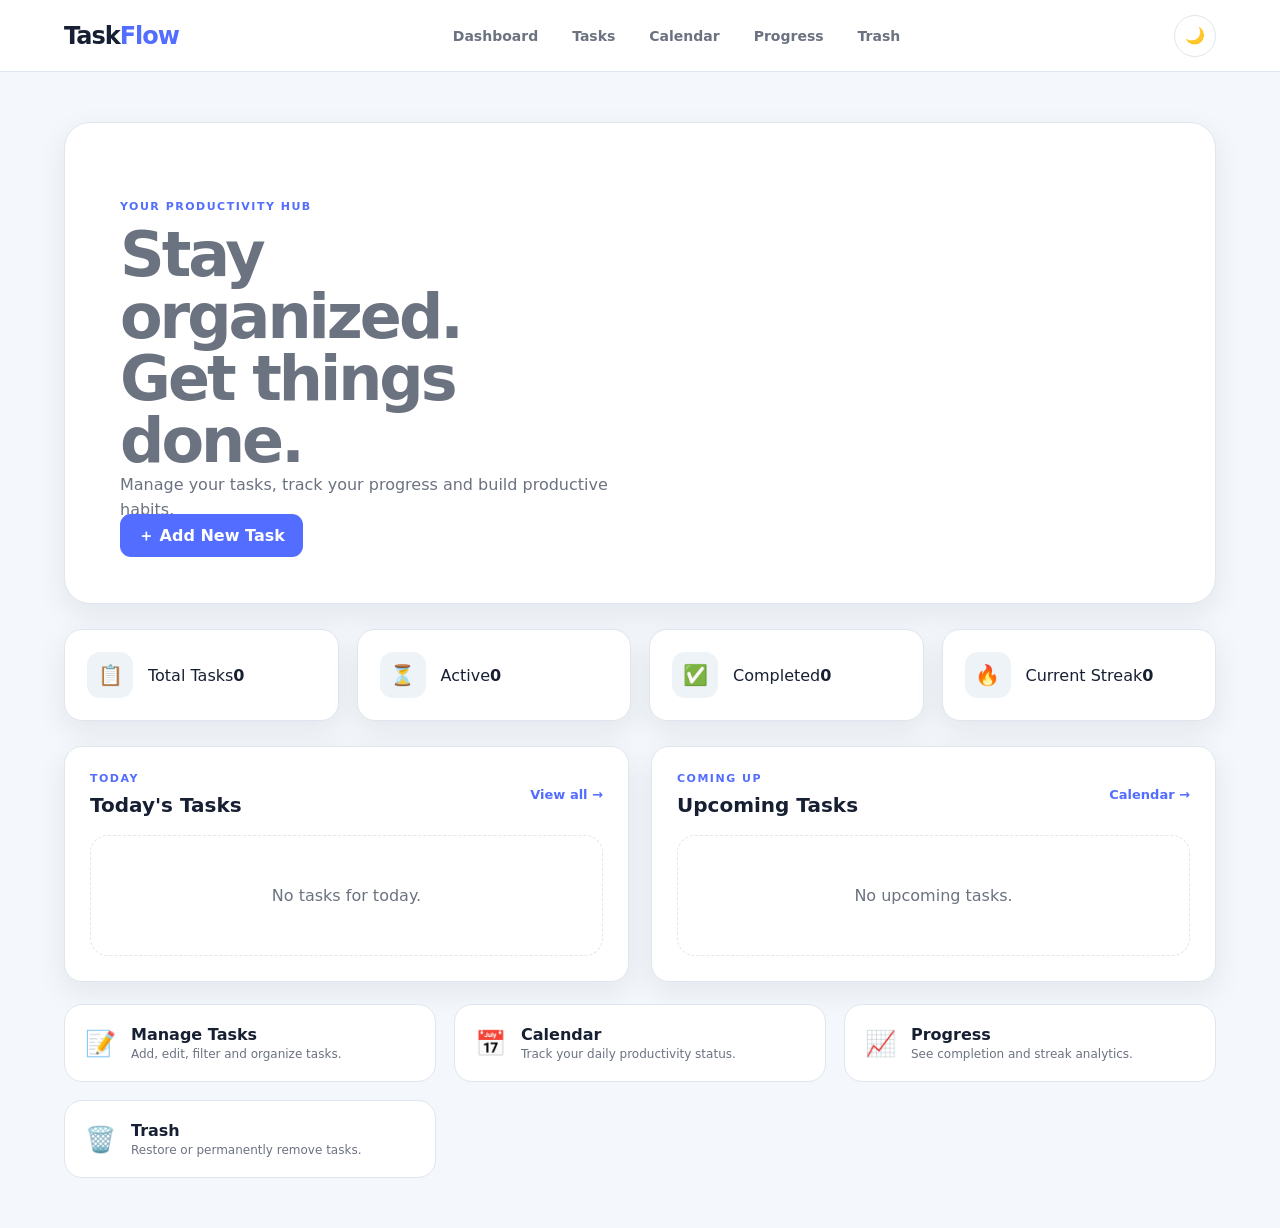
<file: index.html>
<!DOCTYPE html>
<html lang="en">
<head>
    <meta charset="UTF-8">
    <meta name="viewport" content="width=device-width, initial-scale=1.0">
    <title>TaskFlow - Dashboard</title>
    <link rel="stylesheet" href="style.css">
</head>
<body>

<nav class="navbar">
    <div class="logo">Task<span>Flow</span></div>
    <div class="nav-links">
        <a href="index.html">Dashboard</a>
        <a href="tasks.html">Tasks</a>
        <a href="calendar.html">Calendar</a>
        <a href="progress.html">Progress</a>
        <a href="trash.html">Trash</a>
    </div>
    <button id="themeToggle" class="theme-btn">🌙</button>
</nav>

<main class="container">
    <section class="hero">
        <div class="hero-text">
            <p class="eyebrow">YOUR PRODUCTIVITY HUB</p>
            <h1>Stay organized.<br>Get things done.</h1>
            <p>Manage your tasks, track your progress and build productive habits.</p>
            <a href="tasks.html" class="primary-btn">＋ Add New Task</a>
        </div>
    </section>

    <section class="stats-grid">
        <div class="stat-card"><div class="stat-icon">📋</div><div><span>Total Tasks</span><strong id="totalTasks">0</strong></div></div>
        <div class="stat-card"><div class="stat-icon">⏳</div><div><span>Active</span><strong id="activeTasks">0</strong></div></div>
        <div class="stat-card"><div class="stat-icon">✅</div><div><span>Completed</span><strong id="completedTasks">0</strong></div></div>
        <div class="stat-card"><div class="stat-icon">🔥</div><div><span>Current Streak</span><strong id="currentStreak">0</strong></div></div>
    </section>

    <section class="dashboard-grid">
        <div class="dashboard-card">
            <div class="section-header"><div><p class="eyebrow">TODAY</p><h2>Today's Tasks</h2></div><a href="tasks.html">View all →</a></div>
            <div id="todayTasks"></div>
        </div>
        <div class="dashboard-card">
            <div class="section-header"><div><p class="eyebrow">COMING UP</p><h2>Upcoming Tasks</h2></div><a href="calendar.html">Calendar →</a></div>
            <div id="upcomingTasks"></div>
        </div>
    </section>

    <section class="quick-grid">
        <a class="quick-card" href="tasks.html"><span>📝</span><div><h3>Manage Tasks</h3><p>Add, edit, filter and organize tasks.</p></div></a>
        <a class="quick-card" href="calendar.html"><span>📅</span><div><h3>Calendar</h3><p>Track your daily productivity status.</p></div></a>
        <a class="quick-card" href="progress.html"><span>📈</span><div><h3>Progress</h3><p>See completion and streak analytics.</p></div></a>
        <a class="quick-card" href="trash.html"><span>🗑️</span><div><h3>Trash</h3><p>Restore or permanently remove tasks.</p></div></a>
    </section>
</main>
<div id="toastContainer" class="toast-container"></div>
<script src="script.js"></script>
</body>
</html>
</file>
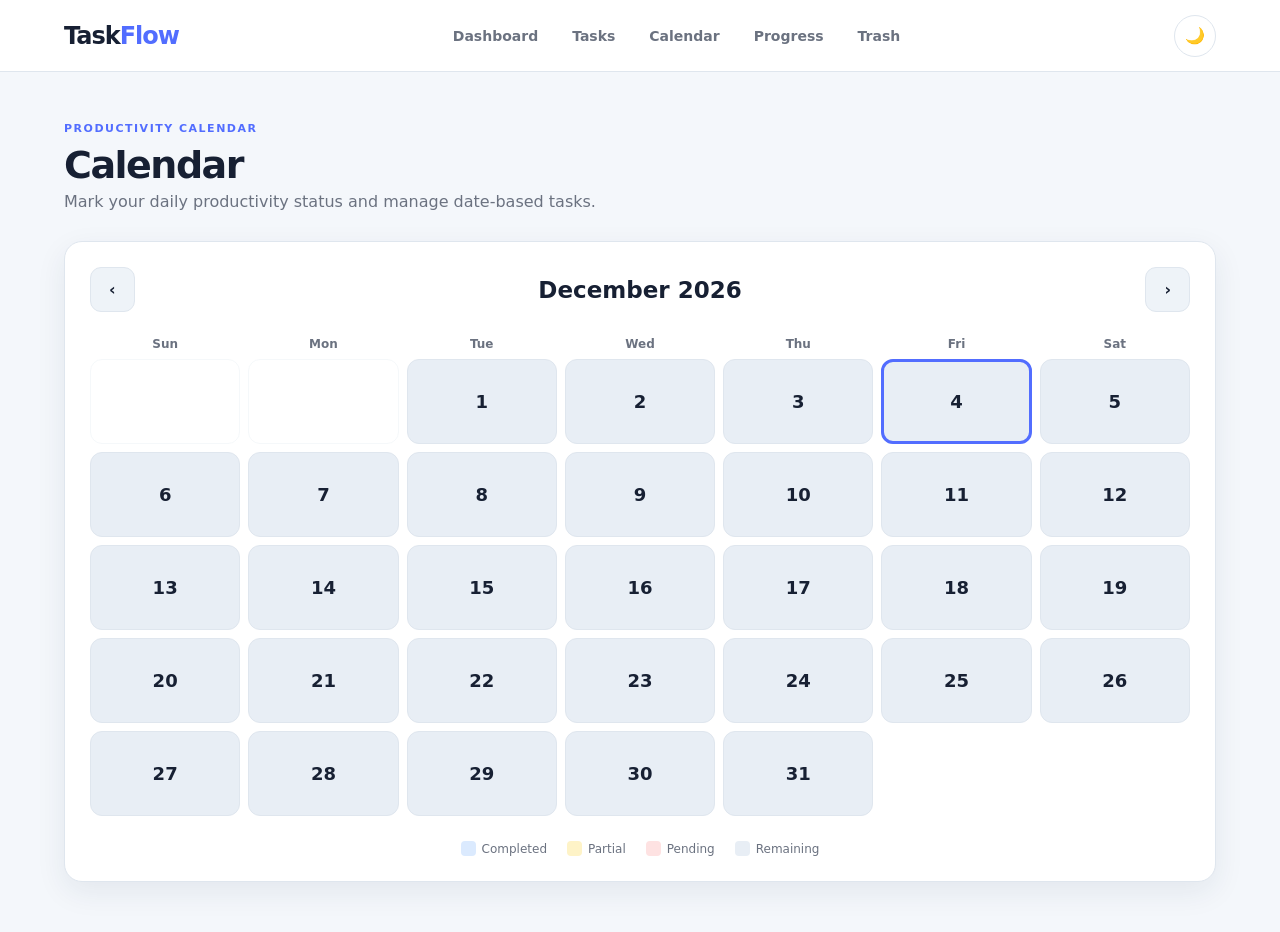
<file: calendar.html>
<!DOCTYPE html>
<html lang="en">
<head>
    <meta charset="UTF-8">
    <meta name="viewport" content="width=device-width, initial-scale=1.0">
    <title>TaskFlow - Calendar</title>
    <link rel="stylesheet" href="style.css">
</head>
<body>

<nav class="navbar">
    <div class="logo">Task<span>Flow</span></div>
    <div class="nav-links">
        <a href="index.html">Dashboard</a>
        <a href="tasks.html">Tasks</a>
        <a href="calendar.html">Calendar</a>
        <a href="progress.html">Progress</a>
        <a href="trash.html">Trash</a>
    </div>
    <button id="themeToggle" class="theme-btn">🌙</button>
</nav>

<main class="container">
    <div class="page-header">
        <div><p class="eyebrow">PRODUCTIVITY CALENDAR</p><h1>Calendar</h1><p>Mark your daily productivity status and manage date-based tasks.</p></div>
    </div>
    <section class="calendar-card">
        <div class="calendar-header">
            <button id="prevMonth" class="secondary-btn">‹</button>
            <h2 id="monthYear"></h2>
            <button id="nextMonth" class="secondary-btn">›</button>
        </div>
        <div class="calendar-weekdays"><span>Sun</span><span>Mon</span><span>Tue</span><span>Wed</span><span>Thu</span><span>Fri</span><span>Sat</span></div>
        <div id="calendarGrid" class="calendar-grid"></div>
        <div class="calendar-legend">
            <div><span class="legend-box completed"></span> Completed</div>
            <div><span class="legend-box partial"></span> Partial</div>
            <div><span class="legend-box pending"></span> Pending</div>
            <div><span class="legend-box no-status"></span> Remaining</div>
        </div>
    </section>
</main>

<div id="calendarModal" class="modal hidden">
    <div class="modal-box">
        <button class="close-modal" id="closeCalendarModal">×</button>
        <p class="eyebrow">SELECTED DATE</p>
        <h2 id="selectedDateTitle">Date</h2>
        <div id="selectedDateTasks"></div>
        <div class="status-buttons">
            <button class="status-btn completed-btn" data-status="completed">✓ Completed</button>
            <button class="status-btn partial-btn" data-status="partial">◐ Partial</button>
            <button class="status-btn pending-btn" data-status="pending">✕ Pending</button>
        </div>
        <div class="confirmation-buttons">
            <button id="clearCalendarStatus" class="secondary-btn">Clear Status</button>
            <button id="calendarAddTask" class="primary-btn">＋ Add Task</button>
            <button id="setReminderBtn" class="secondary-btn">🔔 Reminder</button>
        </div>
    </div>
</div>
<div id="toastContainer" class="toast-container"></div>
<script src="script.js"></script>
</body>
</html>
</file>
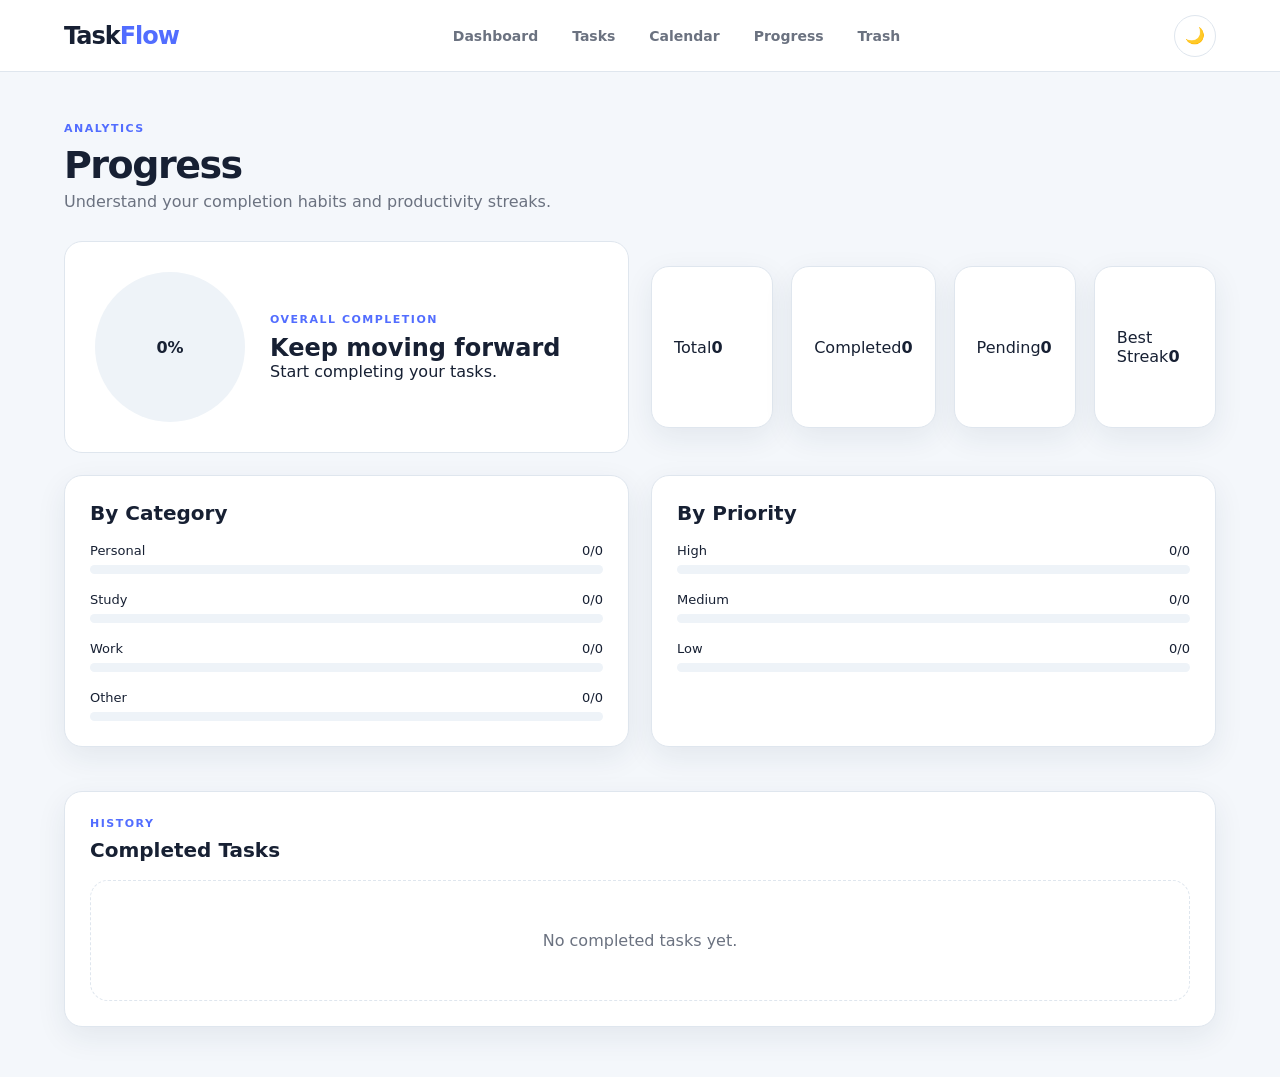
<file: progress.html>
<!DOCTYPE html>
<html lang="en">
<head>
    <meta charset="UTF-8">
    <meta name="viewport" content="width=device-width, initial-scale=1.0">
    <title>TaskFlow - Progress</title>
    <link rel="stylesheet" href="style.css">
</head>
<body>

<nav class="navbar">
    <div class="logo">Task<span>Flow</span></div>
    <div class="nav-links">
        <a href="index.html">Dashboard</a>
        <a href="tasks.html">Tasks</a>
        <a href="calendar.html">Calendar</a>
        <a href="progress.html">Progress</a>
        <a href="trash.html">Trash</a>
    </div>
    <button id="themeToggle" class="theme-btn">🌙</button>
</nav>

<main class="container">
    <div class="page-header"><div><p class="eyebrow">ANALYTICS</p><h1>Progress</h1><p>Understand your completion habits and productivity streaks.</p></div></div>
    <section class="progress-overview">
        <div class="progress-main-card">
            <div class="progress-circle"><strong id="completionPercentage">0%</strong></div>
            <div><p class="eyebrow">OVERALL COMPLETION</p><h2>Keep moving forward</h2><p id="progressMessage">Start completing your tasks.</p></div>
        </div>
        <div class="stats-grid">
            <div class="stat-card"><div><span>Total</span><strong id="progressTotal">0</strong></div></div>
            <div class="stat-card"><div><span>Completed</span><strong id="progressCompleted">0</strong></div></div>
            <div class="stat-card"><div><span>Pending</span><strong id="progressPending">0</strong></div></div>
            <div class="stat-card"><div><span>Best Streak</span><strong id="bestStreak">0</strong></div></div>
        </div>
    </section>
    <section class="analytics-grid">
        <div class="analytics-card"><div class="section-header"><h2>By Category</h2></div><div id="categoryProgress"></div></div>
        <div class="analytics-card"><div class="section-header"><h2>By Priority</h2></div><div id="priorityProgress"></div></div>
    </section>
    <section class="dashboard-card">
        <div class="section-header"><div><p class="eyebrow">HISTORY</p><h2>Completed Tasks</h2></div></div>
        <div id="completedHistory"></div>
    </section>
</main>
<div id="toastContainer" class="toast-container"></div>
<script src="script.js"></script>
</body>
</html>
</file>
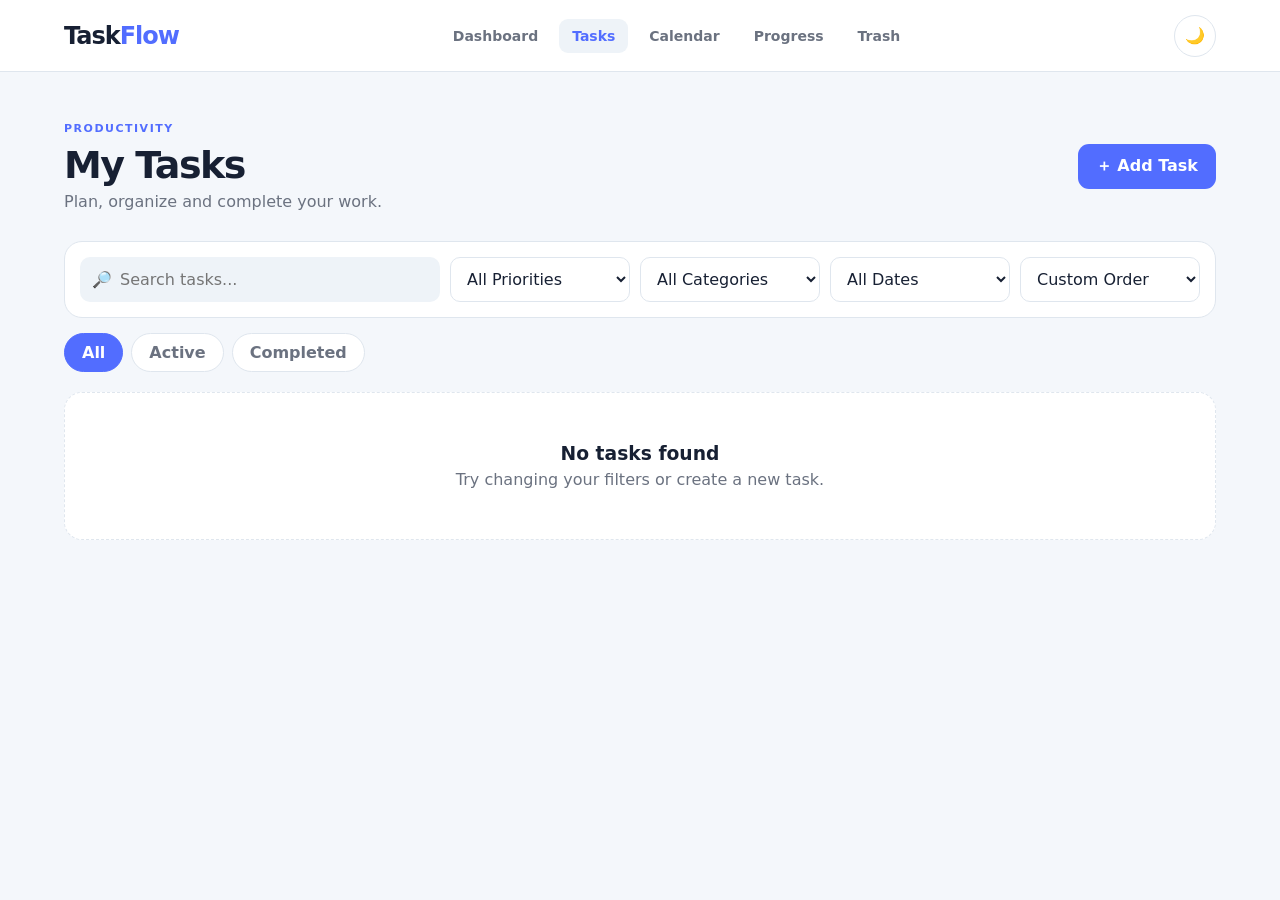
<file: tasks.html>
<!DOCTYPE html>
<html lang="en">
<head>
    <meta charset="UTF-8">
    <meta name="viewport" content="width=device-width, initial-scale=1.0">
    <title>TaskFlow - Tasks</title>
    <link rel="stylesheet" href="style.css">
</head>
<body>
<nav class="navbar">
    <div class="logo">Task<span>Flow</span></div>
    <div class="nav-links">
        <a href="index.html">Dashboard</a>
        <a class="active" href="tasks.html">Tasks</a>
        <a href="calendar.html">Calendar</a>
        <a href="progress.html">Progress</a>
        <a href="trash.html">Trash</a>
    </div>
    <button id="themeToggle" class="theme-btn">🌙</button>
</nav>
<main class="container">
    <div class="page-header">
        <div><p class="eyebrow">PRODUCTIVITY</p><h1>My Tasks</h1><p>Plan, organize and complete your work.</p></div>
        <button id="openTaskForm" class="primary-btn">＋ Add Task</button>
    </div>

    <section class="toolbar">
        <div class="search-box">🔎 <input id="searchInput" type="text" placeholder="Search tasks..."></div>
        <select id="priorityFilter"><option value="all">All Priorities</option><option value="high">High</option><option value="medium">Medium</option><option value="low">Low</option></select>
        <select id="categoryFilter"><option value="all">All Categories</option></select>
        <select id="dateFilter"><option value="all">All Dates</option><option value="today">Today</option><option value="upcoming">Upcoming</option><option value="overdue">Overdue</option></select>
        <select id="sortFilter"><option value="custom">Custom Order</option><option value="newest">Newest</option><option value="oldest">Oldest</option><option value="due">Due Date</option><option value="priority">Priority</option></select>
    </section>

    <div class="filter-tabs">
        <button class="filter-tab active" data-status="all">All</button>
        <button class="filter-tab" data-status="active">Active</button>
        <button class="filter-tab" data-status="completed">Completed</button>
    </div>

    <section id="taskList" class="task-list"></section>
</main>

<div id="taskModal" class="modal hidden">
    <div class="modal-box large-modal">
        <button class="close-modal" id="closeTaskModal">×</button>
        <p class="eyebrow">TASK</p>
        <h2 id="formTitle">Create New Task</h2>
        <form id="taskForm">
            <input type="hidden" id="editingTaskId">
            <label>Task Name *</label>
            <input id="taskTitle" type="text" required placeholder="Enter task name">
            <label>Description</label>
            <textarea id="taskDescription" placeholder="Describe your task..."></textarea>
            <div class="form-grid">
                <div><label>Due Date</label><input id="taskDueDate" type="date"></div>
                <div><label>Reminder</label><input id="taskReminder" type="datetime-local"></div>
            </div>
            <div class="form-grid">
                <div><label>Priority</label><select id="taskPriority"><option value="low">Low</option><option value="medium" selected>Medium</option><option value="high">High</option></select></div>
                <div><label>Category</label><select id="taskCategory"></select></div>
            </div>
            <label>Notes</label>
            <textarea id="taskNotes" placeholder="Additional notes..."></textarea>
            <div class="subtask-section">
                <div class="subtask-header"><label>Subtasks</label><span id="subtaskProgress">0%</span></div>
                <div class="progress-bar"><div id="subtaskProgressBar"></div></div>
                <div id="subtaskList"></div>
                <div class="add-subtask"><input id="newSubtask" type="text" placeholder="Add a subtask..."><button type="button" id="addSubtaskBtn">＋</button></div>
            </div>
            <button class="primary-btn full-width" type="submit">Save Task</button>
        </form>
    </div>
</div>
<div id="toastContainer" class="toast-container"></div>
<script src="script.js"></script>
</body>
</html>
</file>
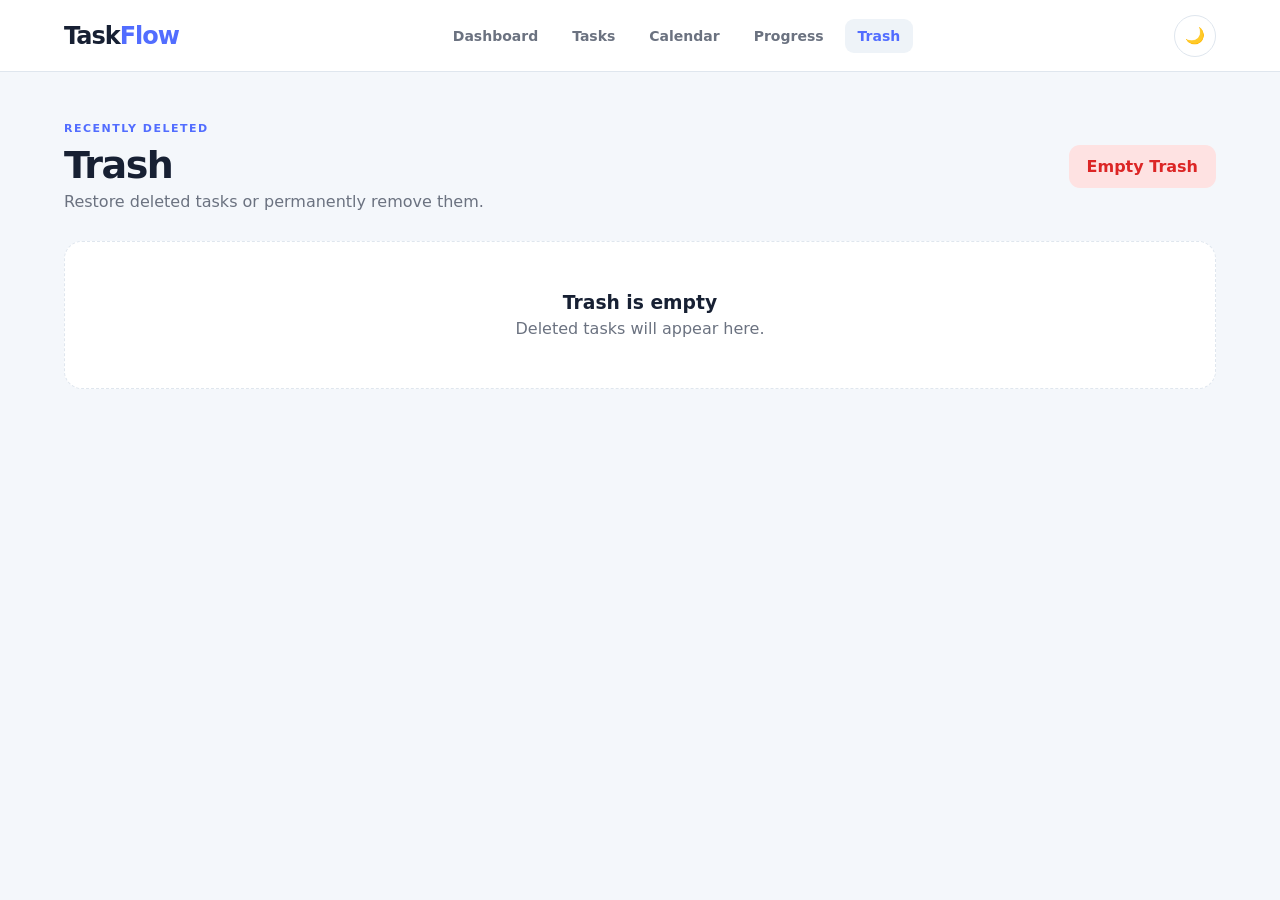
<file: trash.html>
<!DOCTYPE html>
<html lang="en">
<head>
    <meta charset="UTF-8">
    <meta name="viewport" content="width=device-width, initial-scale=1.0">
    <title>TaskFlow - Trash</title>
    <link rel="stylesheet" href="style.css">
</head>
<body>
<nav class="navbar">
    <div class="logo">Task<span>Flow</span></div>
    <div class="nav-links">
        <a href="index.html">Dashboard</a>
        <a href="tasks.html">Tasks</a>
        <a href="calendar.html">Calendar</a>
        <a href="progress.html">Progress</a>
        <a class="active" href="trash.html">Trash</a>
    </div>
    <button id="themeToggle" class="theme-btn">🌙</button>
</nav>
<main class="container">
    <div class="page-header">
        <div><p class="eyebrow">RECENTLY DELETED</p><h1>Trash</h1><p>Restore deleted tasks or permanently remove them.</p></div>
        <button id="emptyTrashBtn" class="danger-btn">Empty Trash</button>
    </div>
    <section id="trashList" class="task-list"></section>
</main>

<div id="confirmModal" class="modal hidden">
    <div class="modal-box confirmation">
        <div class="warning-icon">⚠️</div>
        <h2 id="confirmTitle">Are you sure?</h2>
        <p id="confirmMessage">This action cannot be undone.</p>
        <div class="confirmation-buttons">
            <button id="cancelConfirm" class="secondary-btn">Cancel</button>
            <button id="confirmAction" class="danger-btn">Confirm</button>
        </div>
    </div>
</div>
<div id="toastContainer" class="toast-container"></div>
<script src="script.js"></script>
</body>
</html>
</file>
<file: style.css>
:root {
    --bg: #f4f7fb;
    --surface: #ffffff;
    --surface-2: #eef3f8;
    --text: #172033;
    --muted: #6b7280;
    --border: #dfe6ee;

    --primary: #526dff;
    --primary-dark: #4058db;

    --completed: #dbeafe;
    --completed-text: #2563eb;

    --pending: #fee2e2;
    --pending-text: #dc2626;

    --partial: #fef3c7;
    --partial-text: #b45309;

    --neutral: #e8eef5;

    --shadow: 0 10px 30px rgba(30, 50, 80, 0.08);
    --radius: 18px;
}

[data-theme="dark"] {
    --bg: #111827;
    --surface: #1b2535;
    --surface-2: #243044;
    --text: #f3f4f6;
    --muted: #aab3c2;
    --border: #334155;

    --completed: #1e3a5f;
    --completed-text: #93c5fd;

    --pending: #4a2025;
    --pending-text: #fca5a5;

    --partial: #4a3919;
    --partial-text: #fcd34d;

    --neutral: #273548;
}

* {
    box-sizing: border-box;
    margin: 0;
    padding: 0;
}

body {
    font-family: Inter, system-ui, -apple-system, BlinkMacSystemFont, "Segoe UI", sans-serif;
    background: var(--bg);
    color: var(--text);
    min-height: 100vh;
}

a {
    text-decoration: none;
    color: inherit;
}

button,
input,
textarea,
select {
    font: inherit;
}

button {
    cursor: pointer;
}

.navbar {
    height: 72px;
    padding: 0 5%;
    background: var(--surface);
    border-bottom: 1px solid var(--border);

    display: flex;
    align-items: center;
    justify-content: space-between;

    position: sticky;
    top: 0;
    z-index: 100;
}

.logo {
    font-size: 24px;
    font-weight: 800;
    letter-spacing: -1px;
}

.logo span {
    color: var(--primary);
}

.nav-links {
    display: flex;
    gap: 8px;
}

.nav-links a {
    padding: 9px 13px;
    border-radius: 9px;
    color: var(--muted);
    font-size: 14px;
    font-weight: 600;
}

.nav-links a:hover,
.nav-links a.active {
    background: var(--surface-2);
    color: var(--primary);
}

.theme-btn {
    width: 42px;
    height: 42px;
    border: 1px solid var(--border);
    background: var(--surface);
    border-radius: 50%;
}

.container {
    width: min(1180px, 90%);
    margin: auto;
    padding: 50px 0;
}

.hero {
    background: var(--surface);
    border: 1px solid var(--border);
    border-radius: 26px;
    padding: 55px;
    box-shadow: var(--shadow);

    display: flex;
    justify-content: space-between;
    align-items: center;
    gap: 30px;
}

.eyebrow {
    font-size: 11px;
    letter-spacing: 1.5px;
    font-weight: 800;
    color: var(--primary);
    margin-bottom: 8px;
}

.hero h1 {
    font-size: clamp(38px, 6vw, 62px);
    line-height: 1;
    letter-spacing: -3px;
}

.hero h1 span {
    color: var(--primary);
}

.hero-text {
    margin-top: 20px;
    color: var(--muted);
    max-width: 500px;
    line-height: 1.6;
}

.primary-btn,
.secondary-btn,
.danger-btn {
    border: 0;
    border-radius: 11px;
    padding: 12px 18px;
    font-weight: 700;
    transition: 0.2s;
}

.primary-btn {
    background: var(--primary);
    color: white;
}

.primary-btn:hover {
    background: var(--primary-dark);
    transform: translateY(-1px);
}

.secondary-btn {
    background: var(--surface-2);
    color: var(--text);
    border: 1px solid var(--border);
}

.danger-btn {
    background: var(--pending);
    color: var(--pending-text);
}

.full-width {
    width: 100%;
    margin-top: 15px;
}

.stats-grid {
    display: grid;
    grid-template-columns: repeat(4, 1fr);
    gap: 18px;
    margin: 25px 0;
}

.stats-grid.small {
    margin: 0;
}

.stat-card {
    background: var(--surface);
    border: 1px solid var(--border);
    border-radius: var(--radius);
    padding: 22px;
    box-shadow: var(--shadow);

    display: flex;
    align-items: center;
    gap: 15px;
}

.stat-icon {
    width: 46px;
    height: 46px;
    border-radius: 13px;
    background: var(--surface-2);

    display: grid;
    place-items: center;
    font-size: 20px;
}

.stat-card p {
    color: var(--muted);
    font-size: 13px;
}

.stat-card h2 {
    margin-top: 4px;
    font-size: 27px;
}

.dashboard-grid,
.analytics-grid {
    display: grid;
    grid-template-columns: 1fr 1fr;
    gap: 22px;
    margin-bottom: 22px;
}

.dashboard-card,
.analytics-card,
.calendar-card {
    background: var(--surface);
    border: 1px solid var(--border);
    border-radius: var(--radius);
    padding: 25px;
    box-shadow: var(--shadow);
}

.section-header {
    display: flex;
    justify-content: space-between;
    align-items: center;
    margin-bottom: 18px;
}

.section-header h2 {
    font-size: 20px;
}

.section-header a {
    color: var(--primary);
    font-size: 13px;
    font-weight: 700;
}

.mini-task {
    padding: 14px;
    border: 1px solid var(--border);
    border-radius: 12px;
    margin-bottom: 10px;
}

.mini-task:last-child {
    margin-bottom: 0;
}

.mini-task-title {
    font-weight: 700;
}

.mini-task-meta {
    margin-top: 5px;
    font-size: 12px;
    color: var(--muted);
}

.quick-grid {
    display: grid;
    grid-template-columns: repeat(3, 1fr);
    gap: 18px;
}

.quick-card {
    padding: 20px;
    background: var(--surface);
    border: 1px solid var(--border);
    border-radius: var(--radius);

    display: flex;
    align-items: center;
    gap: 15px;

    transition: 0.2s;
}

.quick-card:hover {
    transform: translateY(-3px);
    box-shadow: var(--shadow);
}

.quick-card > span {
    font-size: 25px;
}

.quick-card h3 {
    font-size: 16px;
}

.quick-card p {
    color: var(--muted);
    font-size: 12px;
    margin-top: 3px;
}

.quick-card b {
    margin-left: auto;
    color: var(--primary);
}

/* Page header */

.page-header {
    display: flex;
    justify-content: space-between;
    align-items: center;
    gap: 20px;
    margin-bottom: 30px;
}

.page-header h1 {
    font-size: 38px;
    letter-spacing: -1.5px;
}

.page-header p:not(.eyebrow) {
    color: var(--muted);
    margin-top: 5px;
}

/* Toolbar */

.toolbar {
    background: var(--surface);
    border: 1px solid var(--border);
    border-radius: var(--radius);
    padding: 15px;

    display: grid;
    grid-template-columns: 2fr repeat(4, 1fr);
    gap: 10px;
    margin-bottom: 15px;
}

.search-box {
    display: flex;
    align-items: center;
    gap: 8px;
    padding: 0 12px;
    background: var(--surface-2);
    border-radius: 10px;
}

.search-box input {
    border: 0;
    outline: 0;
    background: transparent;
    color: var(--text);
    width: 100%;
    padding: 11px 0;
}

select,
input,
textarea {
    background: var(--surface);
    color: var(--text);
    border: 1px solid var(--border);
    border-radius: 10px;
    padding: 11px 12px;
    outline: none;
}

textarea {
    min-height: 90px;
    resize: vertical;
}

label {
    display: block;
    font-size: 13px;
    font-weight: 700;
    margin: 15px 0 7px;
}

.filter-tabs {
    display: flex;
    gap: 8px;
    margin-bottom: 20px;
}

.filter-tab {
    border: 1px solid var(--border);
    background: var(--surface);
    color: var(--muted);
    padding: 9px 17px;
    border-radius: 20px;
    font-weight: 600;
}

.filter-tab.active {
    background: var(--primary);
    color: white;
    border-color: var(--primary);
}

/* Task cards */

.task-list {
    display: grid;
    gap: 15px;
}

.task-card {
    background: var(--surface);
    border: 1px solid var(--border);
    border-radius: var(--radius);
    padding: 20px;

    display: grid;
    grid-template-columns: auto 1fr auto;
    gap: 15px;

    box-shadow: 0 5px 20px rgba(30, 50, 80, 0.04);
}

.task-card.completed {
    opacity: 0.72;
}

.drag-handle {
    color: var(--muted);
    cursor: grab;
    font-size: 20px;
    padding-top: 4px;
}

.complete-checkbox {
    width: 22px;
    height: 22px;
    accent-color: var(--primary);
}

.task-title {
    font-size: 17px;
    font-weight: 800;
}

.task-card.completed .task-title {
    text-decoration: line-through;
}

.task-description {
    color: var(--muted);
    font-size: 13px;
    margin: 6px 0 12px;
}

.task-meta {
    display: flex;
    flex-wrap: wrap;
    gap: 7px;
}

.badge {
    display: inline-flex;
    align-items: center;
    padding: 5px 9px;
    border-radius: 20px;
    font-size: 11px;
    font-weight: 800;
}

.priority-high {
    background: var(--pending);
    color: var(--pending-text);
}

.priority-medium {
    background: var(--partial);
    color: var(--partial-text);
}

.priority-low {
    background: var(--completed);
    color: var(--completed-text);
}

.category-badge {
    background: var(--surface-2);
    color: var(--text);
}

.overdue {
    color: var(--pending-text);
    font-weight: 700;
}

.task-actions {
    display: flex;
    align-items: flex-start;
    gap: 6px;
}

.icon-btn {
    width: 35px;
    height: 35px;
    border: 1px solid var(--border);
    background: var(--surface);
    border-radius: 9px;
}

.subtask-mini {
    margin-top: 13px;
}

.subtask-mini-bar {
    height: 5px;
    background: var(--surface-2);
    border-radius: 5px;
    overflow: hidden;
}

.subtask-mini-bar div {
    height: 100%;
    background: var(--primary);
}

/* Modal */

.modal {
    position: fixed;
    inset: 0;
    background: rgba(10, 20, 35, 0.55);

    display: grid;
    place-items: center;

    padding: 20px;
    z-index: 1000;
}

.hidden {
    display: none !important;
}

.modal-box {
    width: min(500px, 100%);
    max-height: 90vh;
    overflow-y: auto;

    background: var(--surface);
    border-radius: 22px;
    padding: 30px;
    position: relative;

    box-shadow: 0 30px 80px rgba(0,0,0,0.25);
}

.large-modal {
    width: min(650px, 100%);
}

.close-modal {
    position: absolute;
    top: 15px;
    right: 17px;

    border: 0;
    background: transparent;
    color: var(--muted);
    font-size: 28px;
}

.form-grid {
    display: grid;
    grid-template-columns: 1fr 1fr;
    gap: 15px;
}

.subtask-header {
    display: flex;
    justify-content: space-between;
    align-items: center;
}

.subtask-header label {
    margin-bottom: 7px;
}

#subtaskProgress {
    color: var(--primary);
    font-weight: 800;
    font-size: 13px;
}

.progress-bar {
    height: 7px;
    background: var(--surface-2);
    border-radius: 10px;
    overflow: hidden;
    margin-bottom: 12px;
}

#subtaskProgressBar {
    height: 100%;
    background: var(--primary);
    width: 0%;
    transition: 0.3s;
}

.subtask-item {
    display: flex;
    align-items: center;
    gap: 9px;
    padding: 9px;
    background: var(--surface-2);
    border-radius: 9px;
    margin-bottom: 6px;
}

.subtask-item.completed {
    text-decoration: line-through;
    opacity: 0.65;
}

.subtask-delete {
    margin-left: auto;
    border: 0;
    background: transparent;
}

.add-subtask {
    display: flex;
    gap: 7px;
}

.add-subtask input {
    flex: 1;
}

.add-subtask button {
    width: 45px;
    border: 0;
    border-radius: 9px;
    background: var(--primary);
    color: white;
}

/* Calendar */

.calendar-header {
    display: flex;
    align-items: center;
    justify-content: space-between;
    margin-bottom: 25px;
}

.calendar-nav {
    width: 42px;
    height: 42px;
    border: 1px solid var(--border);
    background: var(--surface-2);
    color: var(--text);
    border-radius: 10px;
    font-size: 25px;
}

.calendar-header h2 {
    font-size: 23px;
}

.calendar-weekdays,
.calendar-grid {
    display: grid;
    grid-template-columns: repeat(7, 1fr);
    gap: 8px;
}

.calendar-weekdays {
    margin-bottom: 8px;
}

.calendar-weekdays span {
    text-align: center;
    color: var(--muted);
    font-size: 12px;
    font-weight: 800;
}

.calendar-day {
    min-height: 85px;
    border: 1px solid var(--border);
    border-radius: 12px;
    padding: 9px;

    cursor: pointer;
    transition: 0.2s;

    position: relative;
    display: flex;
    align-items: center;
    justify-content: center;
}

.calendar-day:hover {
    transform: translateY(-2px);
    box-shadow: var(--shadow);
}

.calendar-day.no-status {
    background: var(--neutral);
}

.calendar-day.pending {
    background: var(--pending);
    color: var(--pending-text);
}

.calendar-day.partial {
    background: var(--partial);
    color: var(--partial-text);
}

.calendar-day.completed {
    background: var(--completed);
    color: var(--completed-text);
}

.calendar-day.empty {
    opacity: 0.3;
    cursor: default;
    background: transparent;
}

.date-number {
    font-size: 18px;
    font-weight: 800;
}

.status-symbol {
    position: absolute;
    top: 50%;
    left: 50%;
    transform: translate(-50%, -50%);
    font-size: 22px;
    font-weight: 900;
    line-height: 1;
    pointer-events: none;
}

.today {
    outline: 3px solid var(--primary);
    outline-offset: -3px;
}

.calendar-legend {
    display: flex;
    justify-content: center;
    gap: 20px;
    flex-wrap: wrap;
    margin-top: 25px;
    color: var(--muted);
    font-size: 12px;
}

.calendar-legend div {
    display: flex;
    align-items: center;
    gap: 6px;
}

.legend-box {
    width: 15px;
    height: 15px;
    border-radius: 4px;
}

.legend-box.no-status {
    background: var(--neutral);
}

.legend-box.pending {
    background: var(--pending);
}

.legend-box.partial {
    background: var(--partial);
}

.legend-box.completed {
    background: var(--completed);
}

.status-buttons {
    display: grid;
    grid-template-columns: repeat(3, 1fr);
    gap: 8px;
    margin: 12px 0;
}

.status-btn {
    padding: 10px;
    border: 0;
    border-radius: 9px;
    font-weight: 700;
}

.completed-btn {
    background: var(--completed);
    color: var(--completed-text);
}

.partial-btn {
    background: var(--partial);
    color: var(--partial-text);
}

.pending-btn {
    background: var(--pending);
    color: var(--pending-text);
}

.clear-status {
    width: 100%;
    border: 0;
    background: transparent;
    color: var(--muted);
    padding: 8px;
    margin-bottom: 15px;
}

/* Progress */

.progress-overview {
    display: grid;
    grid-template-columns: 1fr 1fr;
    gap: 22px;
    margin-bottom: 22px;
}

.progress-main-card {
    background: var(--surface);
    border: 1px solid var(--border);
    border-radius: var(--radius);
    padding: 30px;

    display: flex;
    align-items: center;
    gap: 25px;
}

.progress-circle {
    width: 150px;
    height: 150px;
    border-radius: 50%;
    background: var(--surface-2);

    display: grid;
    place-items: center;
    flex-shrink: 0;
}

.progress-circle span {
    font-size: 30px;
    font-weight: 900;
    color: var(--primary);
}

.analytics-card {
    margin-bottom: 22px;
}

.progress-row {
    margin-bottom: 18px;
}

.progress-row:last-child {
    margin-bottom: 0;
}

.progress-row-header {
    display: flex;
    justify-content: space-between;
    font-size: 13px;
    margin-bottom: 7px;
}

.analytics-bar {
    height: 9px;
    background: var(--surface-2);
    border-radius: 10px;
    overflow: hidden;
}

.analytics-bar div {
    height: 100%;
    background: var(--primary);
}

.history-item {
    padding: 13px;
    border-bottom: 1px solid var(--border);
}

.history-item:last-child {
    border-bottom: 0;
}

.history-title {
    font-weight: 700;
}

.history-date {
    color: var(--muted);
    font-size: 12px;
    margin-top: 3px;
}

/* Confirmation */

.confirmation {
    text-align: center;
}

.warning-icon {
    font-size: 42px;
    margin-bottom: 10px;
}

.confirmation p {
    color: var(--muted);
    margin: 10px 0 25px;
}

.confirmation-buttons {
    display: flex;
    gap: 10px;
}

.confirmation-buttons button {
    flex: 1;
}

/* Toast */

.toast-container {
    position: fixed;
    right: 20px;
    bottom: 20px;
    z-index: 2000;

    display: flex;
    flex-direction: column;
    gap: 8px;
}

.toast {
    min-width: 260px;
    max-width: 350px;

    background: var(--surface);
    border: 1px solid var(--border);
    border-left: 4px solid var(--primary);

    border-radius: 10px;
    padding: 13px 15px;

    box-shadow: var(--shadow);

    animation: toastIn 0.25s ease;
}

.toast.success {
    border-left-color: #3b82f6;
}

.toast.error {
    border-left-color: #ef4444;
}

@keyframes toastIn {
    from {
        opacity: 0;
        transform: translateX(20px);
    }

    to {
        opacity: 1;
        transform: translateX(0);
    }
}

.empty-state {
    text-align: center;
    padding: 50px 20px;
    color: var(--muted);
    background: var(--surface);
    border: 1px dashed var(--border);
    border-radius: var(--radius);
}

.empty-state h3 {
    color: var(--text);
    margin-bottom: 6px;
}

/* Responsive */

@media (max-width: 900px) {

    .nav-links {
        gap: 2px;
    }

    .nav-links a {
        padding: 8px;
        font-size: 12px;
    }

    .stats-grid {
        grid-template-columns: repeat(2, 1fr);
    }

    .dashboard-grid,
    .analytics-grid,
    .progress-overview {
        grid-template-columns: 1fr;
    }

    .quick-grid {
        grid-template-columns: 1fr;
    }

    .toolbar {
        grid-template-columns: 1fr 1fr;
    }

    .search-box {
        grid-column: 1 / -1;
    }
}

@media (max-width: 600px) {

    .navbar {
        height: auto;
        min-height: 65px;
        padding: 10px 5%;
        flex-wrap: wrap;
        gap: 8px;
    }

    .nav-links {
        order: 3;
        width: 100%;
        overflow-x: auto;
        justify-content: space-between;
    }

    .nav-links a {
        white-space: nowrap;
    }

    .container {
        padding: 30px 0;
    }

    .hero {
        padding: 30px;
        flex-direction: column;
        align-items: flex-start;
    }

    .hero h1 {
        letter-spacing: -2px;
    }

    .stats-grid {
        grid-template-columns: 1fr 1fr;
        gap: 10px;
    }

    .stat-card {
        padding: 15px;
    }

    .stat-icon {
        width: 38px;
        height: 38px;
    }

    .page-header {
        align-items: flex-start;
        flex-direction: column;
    }

    .toolbar {
        grid-template-columns: 1fr;
    }

    .search-box {
        grid-column: auto;
    }

    .task-card {
        grid-template-columns: auto 1fr;
    }

    .task-actions {
        grid-column: 2;
    }

    .form-grid {
        grid-template-columns: 1fr;
    }

    .calendar-day {
        min-height: 55px;
        padding: 5px;
    }

    .date-number {
        font-size: 14px;
    }

    .status-symbol {
        top: 50%;
        left: 50%;
        transform: translate(-50%, -50%);
        font-size: 17px;
    }

    .calendar-weekdays span {
        font-size: 9px;
    }

    .calendar-grid,
    .calendar-weekdays {
        gap: 4px;
    }

    .status-buttons {
        grid-template-columns: 1fr;
    }

    .progress-main-card {
        flex-direction: column;
        text-align: center;
    }

    .toast-container {
        left: 15px;
        right: 15px;
        bottom: 15px;
    }

    .toast {
        width: 100%;
        min-width: 0;
    }
}
</file>
